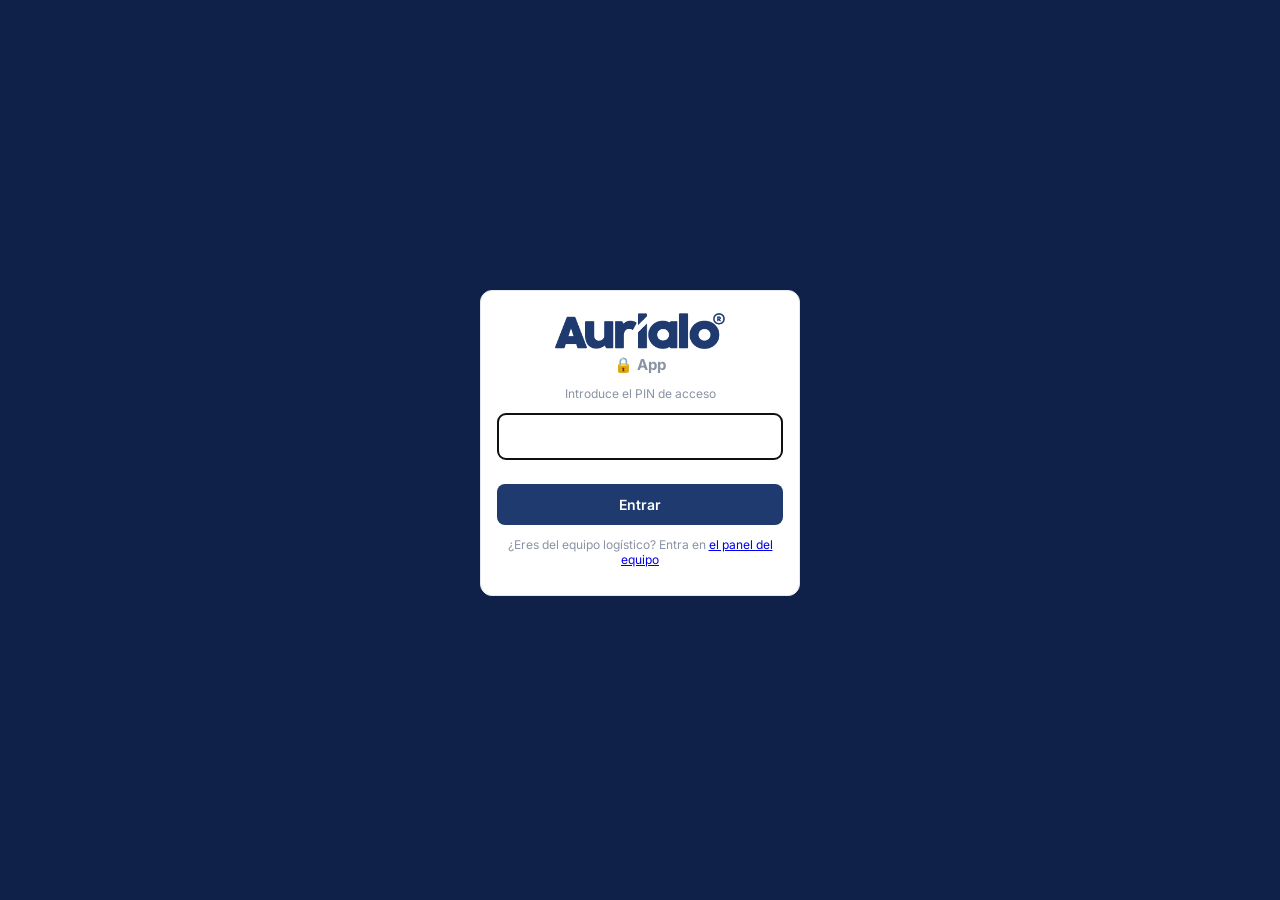
<file: index.html>
<!DOCTYPE html>
<html lang="es">
<head>
<meta charset="UTF-8">
<meta name="viewport" content="width=device-width, initial-scale=1, viewport-fit=cover">
<meta name="theme-color" content="#0f2148">
<meta name="apple-mobile-web-app-capable" content="yes">
<meta name="mobile-web-app-capable" content="yes">
<meta name="apple-mobile-web-app-status-bar-style" content="black-translucent">
<meta name="apple-mobile-web-app-title" content="Aurialo App">
<link rel="manifest" href="manifest.webmanifest">
<link rel="icon" type="image/png" href="icons/crm-192.png">
<link rel="apple-touch-icon" href="icons/crm-180.png">
<title>Aurialo App</title>
<link rel="preconnect" href="https://fonts.googleapis.com">
<link href="https://fonts.googleapis.com/css2?family=Inter:wght@400;500;600;700&display=swap" rel="stylesheet">
<link rel="stylesheet" href="styles.css?v=20261128d">
<script src="config.js?v=20261128d"></script>
</head>
<body>
<div class="app">
  <aside class="sidebar">
    <div class="brand"><img src="icons/logo-blanco.png" alt="Aurialo" class="logo"><b>App</b></div>
    <nav id="nav">
      <button data-view="panel" class="active">📊 Panel</button>
      <button data-view="meta">📈 Meta Ads</button>
      <button data-view="creativo">🎬 Director creativo</button>
      <button data-view="logistica">📦 Equipo logístico</button>
      <button data-view="competencia">🔎 Competencia</button>
      <button data-view="ajustes">⚙️ Ajustes</button>
    </nav>
    <div class="me">
      <label>Estás como</label>
      <select id="yo"></select>
      <div id="sync" class="sync">Conectando…</div>
    </div>
  </aside>
  <main>
    <div id="banner" class="banner"></div>
    <section id="view"></section>
  </main>
</div>

<div id="modal" class="modal hidden">
  <div class="modal-box">
    <div class="modal-head"><h3 id="modal-title"></h3><button class="x" id="modal-close">✕</button></div>
    <div id="modal-body"></div>
  </div>
</div>
<div id="toast" class="toast"></div>

<script src="app.js?v=20261128d"></script>
</body>
</html>
</file>
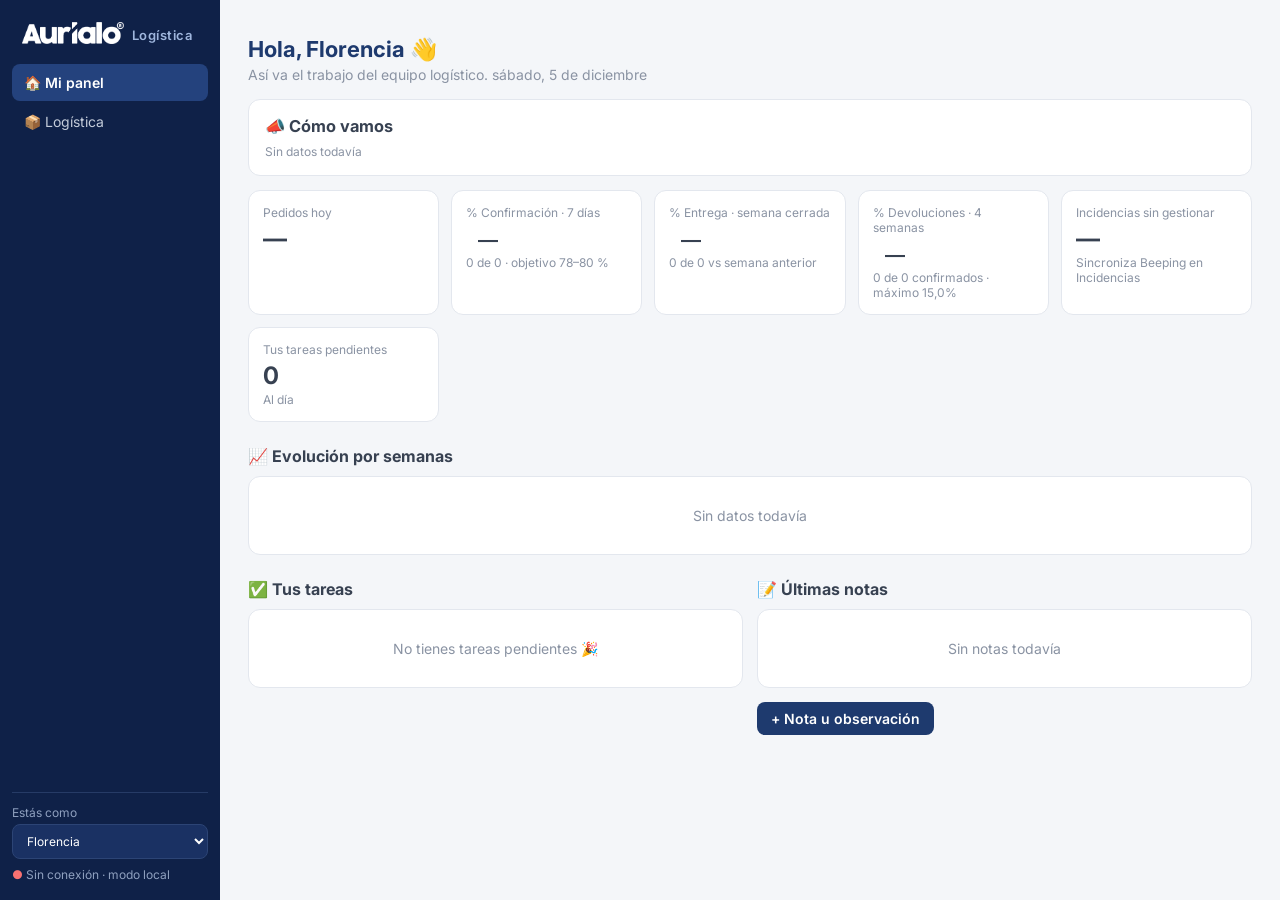
<file: equipo.html>
<!DOCTYPE html>
<html lang="es">
<head>
<meta charset="UTF-8">
<meta name="viewport" content="width=device-width, initial-scale=1, viewport-fit=cover">
<meta name="theme-color" content="#0f2148">
<meta name="apple-mobile-web-app-capable" content="yes">
<meta name="mobile-web-app-capable" content="yes">
<meta name="apple-mobile-web-app-status-bar-style" content="black-translucent">
<meta name="apple-mobile-web-app-title" content="Aurialo Equipo">
<link rel="manifest" href="equipo.webmanifest">
<link rel="icon" type="image/png" href="icons/eq-192.png">
<link rel="apple-touch-icon" href="icons/eq-180.png">
<title>Aurialo · Equipo logístico</title>
<link rel="preconnect" href="https://fonts.googleapis.com">
<link href="https://fonts.googleapis.com/css2?family=Inter:wght@400;500;600;700&display=swap" rel="stylesheet">
<link rel="stylesheet" href="styles.css?v=20261128d">
<script>window.CRM_MODO = "equipo";</script>
<script src="config.js?v=20261128d"></script>
</head>
<body>
<div class="app">
  <aside class="sidebar">
    <div class="brand"><img src="icons/logo-blanco.png" alt="Aurialo" class="logo"><b>App</b></div>
    <nav id="nav">
      <button data-view="panel" class="active">📊 Panel</button>
      <button data-view="meta">📈 Meta Ads</button>
      <button data-view="creativo">🎬 Director creativo</button>
      <button data-view="logistica">📦 Equipo logístico</button>
      <button data-view="competencia">🔎 Competencia</button>
      <button data-view="ajustes">⚙️ Ajustes</button>
    </nav>
    <div class="me">
      <label>Estás como</label>
      <select id="yo"></select>
      <div id="sync" class="sync">Conectando…</div>
    </div>
  </aside>
  <main>
    <div id="banner" class="banner"></div>
    <section id="view"></section>
  </main>
</div>

<div id="modal" class="modal hidden">
  <div class="modal-box">
    <div class="modal-head"><h3 id="modal-title"></h3><button class="x" id="modal-close">✕</button></div>
    <div id="modal-body"></div>
  </div>
</div>
<div id="toast" class="toast"></div>

<script src="app.js?v=20261128d"></script>
</body>
</html>
</file>
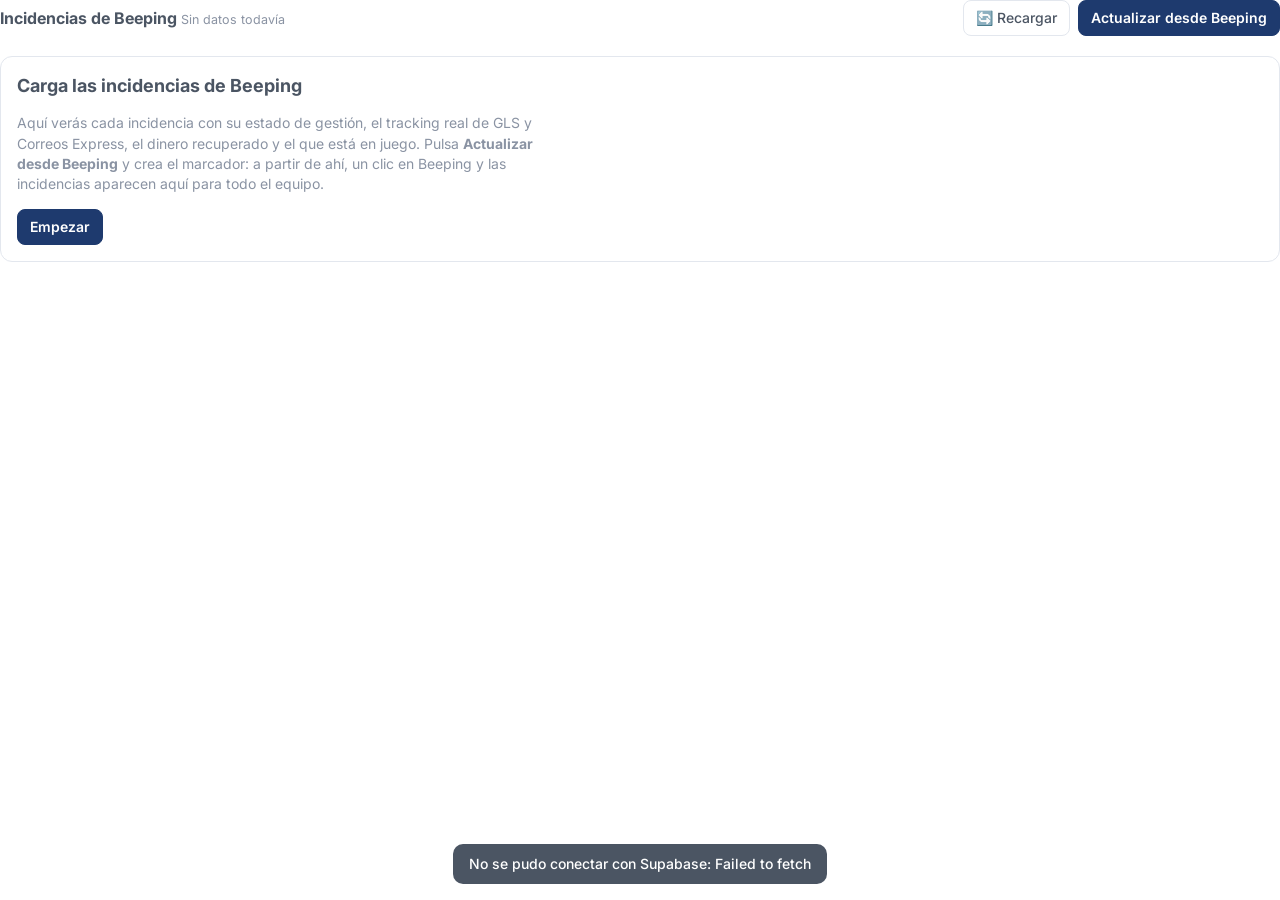
<file: incidencias.html>
<!DOCTYPE html>
<html lang="es" data-theme="light">
<head>
<meta charset="UTF-8">
<meta name="viewport" content="width=device-width, initial-scale=1">
<title>Incidencias Beeping · Aurialo CRM</title>
<link href="https://fonts.googleapis.com/css2?family=Inter:wght@400;500;600;700&display=swap" rel="stylesheet">
<script src="config.js?v=20261128d"></script>
<style>
/* Panel de incidencias de Beeping (portado del artifact "Incidencias Beeping · Aurialo").
   Datos compartidos en Supabase: beeping:inc:raw (lo que envía el marcador) y beeping:inc:data (datos + registro de cambios). */
:root{--bg:#f4f6f9;--surface:#fff;--sunk:#eceff4;--line:#e3e7ee;--fg:#4b5563;--muted:#8a93a3;--accent:#1e3a6e;--accent-soft:#e6ecf6;
--ok:#14915a;--ok-soft:#e3f6ec;--warn:#b7791f;--warn-soft:#fdf3e1;--bad:#c2414b;--bad-soft:#fde8ea;--idle:#77858d;--idle-soft:#e6eaec;--new:#6b3fb5;--new-soft:#ebe2f8}
*{box-sizing:border-box}
body{margin:0;background:transparent;color:var(--fg);font:14px/1.45 Inter,system-ui,sans-serif}
.num{font-variant-numeric:tabular-nums}.mono{font-family:ui-monospace,monospace;font-size:12.5px}
h2,h3{margin:0}h2{font-size:15px}
.eyebrow{font-size:11px;text-transform:uppercase;letter-spacing:.08em;color:var(--muted);font-weight:600}
button,.btn{font:inherit;cursor:pointer;border:1px solid var(--line);background:var(--surface);color:var(--fg);border-radius:8px;padding:7px 12px;font-weight:500}
button:hover{border-color:var(--accent)}
.primary{background:var(--accent);border-color:var(--accent);color:#fff;font-weight:600}
a{color:var(--accent)}
.topbar{display:flex;flex-wrap:wrap;align-items:center;gap:10px;justify-content:space-between}
.sync{color:var(--muted);font-size:12.5px}
.dot{display:inline-block;width:8px;height:8px;border-radius:50%;background:var(--ok);margin-right:6px}.dot.stale{background:var(--warn)}
section{margin-top:20px}
.sec-head{display:flex;align-items:baseline;justify-content:space-between;gap:12px;margin-bottom:10px;flex-wrap:wrap}
.panel{background:var(--surface);border:1px solid var(--line);border-radius:12px;padding:16px;min-width:0}
.alerts{display:grid;grid-template-columns:repeat(auto-fit,minmax(220px,1fr));gap:10px}
.alert{display:flex;gap:12px;align-items:flex-start;padding:12px 14px;border-radius:12px;border:1px solid var(--line);background:var(--surface);text-align:left;width:100%}
.alert b{font-size:26px;line-height:1}
.alert.bad{background:var(--bad-soft);border-color:transparent}.alert.bad b{color:var(--bad)}
.alert.warn{background:var(--warn-soft);border-color:transparent}.alert.warn b{color:var(--warn)}
.alert.new{background:var(--new-soft);border-color:transparent}.alert.new b{color:var(--new)}
.alert.okk{background:var(--ok-soft);border-color:transparent}.alert.okk b{color:var(--ok)}
.alert span{font-size:13px}.alert small{display:block;color:var(--muted);font-size:12px;margin-top:2px}
.funnel{display:grid;grid-template-columns:1.1fr 1fr 2.4fr;gap:10px}
.kcol{display:grid;gap:10px;align-content:start;min-width:0}
.kpi{background:var(--surface);border:1px solid var(--line);border-radius:12px;padding:14px 16px;min-width:0}
.kpi .v{font-size:30px;font-weight:700;line-height:1.05;margin-top:4px}
.kpi .s{color:var(--muted);font-size:12.5px;margin-top:2px}
.kpi.stripe{border-left:4px solid var(--c,var(--line))}
.sub{display:grid;grid-template-columns:repeat(3,1fr);gap:10px}.sub .kpi .v{font-size:26px}
.meter{height:8px;border-radius:4px;background:var(--sunk);overflow:hidden;display:flex;margin-top:10px}.meter i{display:block;height:100%}
.legend{display:flex;flex-wrap:wrap;gap:6px 14px;font-size:12px;color:var(--muted);margin-top:8px}
.legend i{display:inline-block;width:9px;height:9px;border-radius:2px;margin-right:5px}
.money{display:grid;grid-template-columns:repeat(4,1fr);gap:10px;margin-top:10px}.money .kpi .v{font-size:22px}
.grid2{display:grid;grid-template-columns:1.35fr 1fr;gap:10px}.grid2b{display:grid;grid-template-columns:1fr 1fr;gap:10px;margin-top:10px}
.hbar{display:grid;grid-template-columns:minmax(0,1.3fr) minmax(0,1.6fr) 48px;gap:6px 10px;align-items:center;font-size:12.5px}
.hbar .lab{white-space:nowrap;overflow:hidden;text-overflow:ellipsis}
.hbar .track{display:flex;height:16px;border-radius:3px;overflow:hidden;background:var(--sunk)}.hbar .track i{height:100%;display:block}
.hbar .rt{text-align:right;color:var(--muted)}
.chartbox{overflow-x:auto}svg text{fill:var(--muted);font-size:11px}
.tools{display:flex;flex-wrap:wrap;gap:8px;align-items:center;margin-bottom:10px}
.tabs{display:flex;flex-wrap:wrap;gap:4px;background:var(--sunk);padding:3px;border-radius:9px}
.tabs button{border:0;background:transparent;padding:6px 10px;font-size:13px}
.tabs button[aria-pressed="true"]{background:var(--surface);box-shadow:0 1px 2px rgba(0,0,0,.12);font-weight:600}
.tabs .c{color:var(--muted);margin-left:4px;font-size:12px}
input[type=search],select{font:inherit;padding:7px 10px;border:1px solid var(--line);border-radius:8px;background:var(--surface);color:var(--fg)}
input[type=search]{min-width:0;flex:1 1 200px}
.tablebox{overflow-x:auto;border:1px solid var(--line);border-radius:12px;background:var(--surface)}
table{border-collapse:collapse;width:100%;min-width:1060px}
th{background:#f6f8fb;text-align:left;font-size:11px;text-transform:uppercase;letter-spacing:.05em;color:var(--muted);padding:9px 10px;font-weight:600;white-space:nowrap;cursor:pointer}
td{padding:9px 10px;border-top:1px solid var(--line);vertical-align:top;font-size:13px}
tr.row:hover td{background:#f8fafd}tr.row{cursor:pointer}
.muted{color:var(--muted)}
.pill{display:inline-block;padding:2px 8px;border-radius:999px;font-size:11.5px;font-weight:600;white-space:nowrap}
.p-ok{background:var(--ok-soft);color:var(--ok)}.p-warn{background:var(--warn-soft);color:var(--warn)}.p-bad{background:var(--bad-soft);color:var(--bad)}.p-idle{background:var(--idle-soft);color:var(--idle)}.p-new{background:var(--new-soft);color:var(--new)}.p-acc{background:var(--accent-soft);color:var(--accent)}
.sev{width:4px;padding:0!important}.sev.bad{background:var(--bad)}.sev.warn{background:var(--warn)}.sev.ok{background:var(--ok)}.sev.idle{background:var(--idle)}
tr.det td{background:var(--bg);padding:12px 16px 14px 24px}
.hist{display:grid;gap:6px}.hist div{display:grid;grid-template-columns:130px 1fr;gap:10px;font-size:12.5px}
.empty{padding:30px;text-align:center;color:var(--muted)}
.changes{display:grid;gap:4px;max-height:260px;overflow:auto;font-size:13px}
.changes div{display:grid;grid-template-columns:110px 70px 1fr;gap:10px;padding:5px 0;border-bottom:1px solid var(--line)}
.sync-panel{display:grid;grid-template-columns:1fr 1fr;gap:16px}
.steps{margin:0;padding-left:20px;display:grid;gap:6px}
textarea{width:100%;font-family:ui-monospace,monospace;font-size:11px;border:1px solid var(--line);border-radius:8px;background:var(--sunk);color:var(--fg);padding:8px;resize:vertical}
.drop{border:2px dashed var(--line);border-radius:12px;padding:14px;display:grid;gap:8px}.drop.on{border-color:var(--accent);background:var(--accent-soft)}
.toast{position:fixed;bottom:16px;left:50%;transform:translateX(-50%);background:var(--fg);color:#fff;padding:10px 16px;border-radius:10px;font-weight:500;z-index:20}
@media (max-width:980px){.funnel,.grid2,.grid2b,.sync-panel{grid-template-columns:1fr}.money{grid-template-columns:repeat(2,1fr)}}
@media (max-width:520px){.sub{grid-template-columns:1fr}}
</style>
</head>
<body>
<div class="topbar">
  <div><b style="font-size:16px">Incidencias de Beeping</b> <span class="sync" id="syncInfo">Cargando…</span></div>
  <div style="display:flex;gap:8px"><button type="button" id="btnReload">🔄 Recargar</button><button id="btnSync" class="primary" type="button">Actualizar desde Beeping</button></div>
</div>

<section id="syncSec" hidden>
  <div class="panel">
    <div class="sec-head"><h2>Actualizar desde Beeping</h2><button type="button" id="btnCloseSync">Cerrar</button></div>
    <div class="sync-panel">
      <div>
        <p class="eyebrow">Una sola vez: crea el marcador</p>
        <ol class="steps">
          <li>Pulsa <b>Copiar código del marcador</b>.</li>
          <li>En Chrome: clic derecho en la barra de marcadores → <b>Añadir página</b>. Nombre: <i>Incidencias → CRM</i>. En URL pega el código.</li>
          <li>Si ya tenías el marcador antiguo (<i>Sync incidencias</i>), sustitúyelo por este.</li>
        </ol>
        <p class="eyebrow" style="margin-top:14px">Cada vez que quieras actualizar</p>
        <ol class="steps">
          <li>Abre <span class="mono">newapp.gobeeping.com</span> con tu sesión iniciada.</li>
          <li>Pulsa el marcador <i>Incidencias → CRM</i> (tarda unos 30 s). Las incidencias se envían solas al CRM y todo el equipo las ve al momento.</li>
          <li>Si el envío directo fallara, el marcador te deja <b>Copiar datos</b>: pégalos aquí con Ctrl+V / Cmd+V.</li>
        </ol>
        <div style="display:flex;gap:8px;margin-top:12px;flex-wrap:wrap"><button type="button" class="primary" id="btnCopyBm">Copiar código del marcador</button></div>
        <textarea id="bmCode" rows="3" readonly style="margin-top:8px"></textarea>
      </div>
      <div class="drop" id="drop">
        <p class="eyebrow">Pegar datos (solo si el envío directo falla)</p>
        <textarea id="pasteBox" rows="6" placeholder="Pega aquí lo copiado desde Beeping"></textarea>
        <div style="display:flex;gap:8px;flex-wrap:wrap;align-items:center">
          <button type="button" class="primary" id="btnImport">Importar</button>
          <label class="btn" for="fileIn">Cargar archivo .json</label><input id="fileIn" type="file" accept=".json,application/json" hidden>
        </div>
        <p class="muted" style="margin:0;font-size:12px">El marcador lee tu propia sesión de Beeping desde tu navegador. Del cliente solo guarda el nombre y la inicial del apellido.</p>
      </div>
    </div>
  </div>
</section>

<div id="app"></div>
<div class="toast" id="toast" hidden></div>

<script>
/* Marcador: se ejecuta en newapp.gobeeping.com. Sin comentarios de línea y con punto y coma: se pega como una sola línea. */
function marcadorBeeping(SB, K, CRM) {
  const D = document, ov = D.createElement('div');
  ov.style.cssText = 'position:fixed;inset:0;z-index:2147483647;background:rgba(15,33,72,.75);display:flex;align-items:center;justify-content:center;font:14px system-ui';
  const bx = D.createElement('div');
  bx.style.cssText = 'background:#fff;color:#111;padding:20px;border-radius:12px;width:min(560px,92vw)';
  ov.appendChild(bx); D.body.appendChild(ov);
  const say = m => { bx.textContent = m; };
  (async () => {
    try {
      if (!/gobeeping\.com/.test(location.host)) { throw new Error('Abre newapp.gobeeping.com con tu sesión iniciada y vuelve a pulsar el marcador'); }
      const a = JSON.parse(localStorage.getItem('auth-storage'));
      const t = (a.state || a).token;
      const H = { headers: { Authorization: 'Bearer ' + t, Accept: 'application/json' } };
      const g = u => fetch('https://api.gobeeping.com/api/v1/' + u, H).then(r => { if (!r.ok) { throw new Error('HTTP ' + r.status + ' en ' + u); } return r.json(); });
      let L = [], p = 1, lp = 1;
      do { say('Leyendo incidencias, página ' + p + '...'); const j = await g('incidents?per_page=100&page=' + p); L = L.concat(j.data); lp = j.meta.lastPage; p++; } while (p <= lp);
      const det = {}, ord = {};
      const ids = [...new Set(L.map(x => x.order_id))];
      let n = 0; const tot = L.length + ids.length;
      const pool = async (arr, fn) => { for (let i = 0; i < arr.length; i += 8) { await Promise.all(arr.slice(i, i + 8).map(x => fn(x).catch(() => {}))); n += Math.min(8, arr.length - i); say('Leyendo gestiones y tracking: ' + n + ' / ' + tot); } };
      await pool(L, async x => { det[x.id] = await g('incidents/' + x.id); });
      await pool(ids, async id => { ord[id] = await g('orders/' + id); });
      const nm = s => { if (!s) { return ''; } const q = s.trim().split(/\s+/); return q[0] + (q[1] ? ' ' + q[1][0] + '.' : ''); };
      const rows = L.map(x => { const d = det[x.id] || {}, o = ord[x.order_id] || {}, s = o.shipment || {}, sm = s.status_mapped || {};
        return { id: x.id, ref: x.order.ref, cli: nm(x.order.shipping_name), trk: x.order.tracking_number, url: x.order.tracking_url, cou: x.courier && x.courier.name,
          ext: x.courier_incident_kind && x.courier_incident_kind.external_label, tipo: x.incident_type && x.incident_type.label, st: x.status, rep: x.report_date, res: x.resolution_date,
          os: x.order.status && x.order.status.description_code, ship: sm.name || null, lu: s.last_shipment_update || null, tot: o.total, oc: o.order_created_at,
          h: (d.historial || []).map(a => ({ n: a.action_snapshot_name, s: a.execution_status, d: a.created_at, o: a.payload_sent ? (a.payload_sent.observations || a.payload_sent.comentario || '') : '' })) }; });
      const payload = { src: 'beeping-incidencias', v: 1, at: new Date().toISOString(), rows: rows };
      const txt = JSON.stringify(payload);
      say('Enviando ' + rows.length + ' incidencias al CRM...');
      let sent = false, err = '';
      try {
        const r = await fetch(SB, { method: 'POST', headers: { apikey: K, Authorization: 'Bearer ' + K, 'Content-Type': 'application/json', Prefer: 'resolution=merge-duplicates,return=minimal' },
          body: JSON.stringify([{ clave: 'beeping:inc:raw', valor: payload, actualizado: payload.at }]) });
        sent = r.ok; if (!r.ok) { err = 'HTTP ' + r.status; }
      } catch (e) { err = e.message; }
      bx.innerHTML = '';
      const h = D.createElement('b');
      const c = D.createElement('button');
      c.textContent = 'Cerrar'; c.style.cssText = 'padding:10px 16px;margin-left:8px;background:#eee;color:#111;border:0;border-radius:8px;cursor:pointer'; c.onclick = () => ov.remove();
      if (sent) {
        h.textContent = '✅ ' + rows.length + ' incidencias enviadas al CRM.';
        const o = D.createElement('a'); o.href = CRM; o.target = '_blank'; o.textContent = 'Abrir el CRM';
        o.style.cssText = 'display:inline-block;margin-top:14px;padding:10px 16px;background:#1e3a6e;color:#fff;border-radius:8px;font-weight:600;text-decoration:none';
        bx.append(h, D.createElement('br'), o, c);
      } else {
        h.textContent = rows.length + ' incidencias listas, pero no se pudieron enviar al CRM (' + err + '). Copia y pega en el CRM.';
        const ta = D.createElement('textarea'); ta.value = txt; ta.readOnly = true; ta.style.cssText = 'width:100%;height:120px;margin:12px 0;font:11px monospace;box-sizing:border-box';
        const b = D.createElement('button'); b.textContent = 'Copiar datos'; b.style.cssText = 'padding:10px 16px;background:#1e3a6e;color:#fff;border:0;border-radius:8px;font-weight:600;cursor:pointer';
        b.onclick = async () => { ta.select(); try { await navigator.clipboard.writeText(txt); } catch (e) { D.execCommand('copy'); } b.textContent = 'Copiado ✓'; };
        bx.append(h, ta, b, c);
      }
    } catch (e) { say('Error: ' + e.message + ' (clic para cerrar)'); ov.onclick = () => ov.remove(); }
  })();
}

(function(){
const C = window.AURIALO_CONFIG;
const SB = C.supabaseUrl + "/rest/v1/" + C.tabla, K = C.supabaseKey;
const HD = { apikey: K, Authorization: "Bearer " + K, "Content-Type": "application/json" };
const $ = s => document.querySelector(s);
const esc = s => String(s == null ? '' : s).replace(/[&<>"]/g, c => ({ '&': '&amp;', '<': '&lt;', '>': '&gt;', '"': '&quot;' }[c]));
const eur = n => (+n || 0).toLocaleString('es-ES', { style: 'currency', currency: 'EUR', maximumFractionDigits: 0 });
const pct = (a, b) => b ? Math.round(a * 100 / b) + '%' : '—';
const fmtD = s => { if (!s) return '—'; const d = new Date(String(s).replace(' ', 'T')); return isNaN(d) ? s : d.toLocaleDateString('es-ES', { day: '2-digit', month: 'short' }); };
const fmtDT = s => { if (!s) return '—'; const d = new Date(String(s).replace(' ', 'T')); return isNaN(d) ? s : d.toLocaleString('es-ES', { day: '2-digit', month: 'short', hour: '2-digit', minute: '2-digit' }); };
const daysSince = s => s ? Math.max(0, (Date.now() - new Date(String(s).replace(' ', 'T'))) / 864e5) : 0;
const EQM = new URLSearchParams(location.search).get('modo') === 'equipo';   // panel del equipo: sin importes, foco en rendimiento
const LS = { get(k, d) { try { const v = localStorage.getItem(k); return v ? JSON.parse(v) : d; } catch (e) { return d; } }, set(k, v) { try { localStorage.setItem(k, JSON.stringify(v)); } catch (e) {} } };

let DATA = null, CHANGES = [];
let state = { mby: LS.get('bk_mby', 'oc'), tab: LS.get('bk_tab', 'accion'), q: '', cou: '', tipo: '', sort: 'rep', dir: -1, open: {} };

/* ---- Supabase ---- */
async function sbGet() {
  const r = await fetch(SB + "?select=clave,valor&clave=in.(beeping:inc:raw,beeping:inc:data)", { headers: HD });
  if (!r.ok) throw new Error("HTTP " + r.status);
  const out = {}; (await r.json()).forEach(x => { let v = x.valor; if (typeof v === "string") { try { v = JSON.parse(v); } catch (e) {} } out[x.clave] = v; });
  return out;
}
async function sbSave() {
  const now = new Date().toISOString();
  await fetch(SB, { method: "POST", headers: { ...HD, Prefer: "resolution=merge-duplicates,return=minimal" },
    body: JSON.stringify([{ clave: "beeping:inc:data", valor: { data: DATA, changes: CHANGES.slice(0, 300) }, actualizado: now }]) });
}
async function load(silent) {
  try {
    const o = await sbGet();
    const d = o["beeping:inc:data"], raw = o["beeping:inc:raw"];
    if (d && d.data) { const changed = !DATA || DATA.at !== d.data.at; DATA = d.data; CHANGES = d.changes || []; if (changed || !silent) render(); }
    if (raw && raw.rows && (!DATA || raw.at > DATA.at)) { await importText(JSON.stringify(raw), true); }
    else if (!DATA) render();
  } catch (e) { if (!silent) { toast("No se pudo conectar con Supabase: " + e.message); if (!DATA) render(); } }
}

const LOST = ['Devuelto al Remitente', 'Devuelto', 'Destruido', 'Devolución', 'En devolución'];
const RETRY = /concertar|recogida|cambio/i, GIVEUP = /devoluci|destruir/i;
function classify(r) {
  const okActs = r.h.filter(a => a.s === 'ok'), errActs = r.h.filter(a => a.s !== 'ok');
  const gest = okActs.length > 0, last = okActs[okActs.length - 1];
  const decision = !last ? null : (GIVEUP.test(last.n) ? 'abandono' : RETRY.test(last.n) ? 'reintento' : 'otra');
  const ship = r.ship || '';
  let fin = 'curso';
  if (/entregad/i.test(ship)) fin = 'entregado';
  else if (LOST.some(x => ship.indexOf(x) === 0) || /devuel|destru/i.test(ship) || r.os === 'Devuelto') fin = 'perdido';
  let bucket;
  if (!gest) bucket = r.st === 'pending' ? 'sin' : 'cerrada_sin';
  else bucket = fin === 'entregado' ? 'g_entregada' : fin === 'perdido' ? 'g_noresuelta' : 'g_curso';
  return { gest, decision, last, fin, bucket, accion: r.st === 'pending' && !gest && fin === 'curso', zombie: r.st === 'pending' && fin !== 'curso', errs: errActs.length, age: daysSince(r.rep) };
}
const BUCKET = {
  sin: { l: 'Sin gestionar', p: 'p-bad', sev: 'bad' }, cerrada_sin: { l: 'Cerrada sin gestión', p: 'p-idle', sev: 'idle' },
  g_entregada: { l: 'Gestionada · entregada', p: 'p-ok', sev: 'ok' }, g_noresuelta: { l: 'Gestionada · no resuelta', p: 'p-bad', sev: 'bad' },
  g_curso: { l: 'Gestionada · en curso', p: 'p-warn', sev: 'warn' }
};
const shipPill = s => { if (!s) return '<span class="pill p-idle">Sin tracking</span>'; const c = /entregad/i.test(s) ? 'p-ok' : /devuel|destru/i.test(s) ? 'p-bad' : /reparto|tránsito|transito|delegaci|almac/i.test(s) ? 'p-acc' : 'p-warn'; return `<span class="pill ${c}">${esc(s)}</span>`; };

async function importText(txt, auto) {
  let j; try { j = JSON.parse(String(txt).trim()); } catch (e) { toast('No es un JSON válido. Copia de nuevo con el botón «Copiar datos» de Beeping.'); return; }
  if (!j || j.src !== 'beeping-incidencias' || !Array.isArray(j.rows)) { toast('Esos datos no vienen del marcador de Beeping.'); return; }
  if (DATA && DATA.at === j.at) return;
  const prev = DATA ? Object.fromEntries(DATA.rows.map(r => [r.id, { b: classify(r).bucket, ship: r.ship }])) : null;
  const now = j.at || new Date().toISOString(); let nNew = 0, nCh = 0;
  if (prev) j.rows.forEach(r => { const c = classify(r), p = prev[r.id];
    if (!p) { nNew++; CHANGES.unshift({ at: now, ref: r.ref, id: r.id, t: 'Nueva incidencia: ' + (r.tipo || r.ext || '') + ' (' + (r.cou || '') + ')', k: 'new' }); }
    else if (p.b !== c.bucket || p.ship !== r.ship) { nCh++; CHANGES.unshift({ at: now, ref: r.ref, id: r.id, t: (p.b !== c.bucket ? BUCKET[p.b].l + ' → ' + BUCKET[c.bucket].l : '') + (p.ship !== r.ship ? (p.b !== c.bucket ? ' · ' : '') + 'Tracking: ' + (p.ship || '—') + ' → ' + (r.ship || '—') : ''), k: c.fin === 'entregado' ? 'ok' : c.fin === 'perdido' ? 'bad' : 'acc' }); }
  });
  CHANGES = CHANGES.slice(0, 300);
  j.newIds = prev ? j.rows.filter(r => !prev[r.id]).map(r => r.id) : [];
  j.prevAt = DATA ? DATA.at : null;
  DATA = j;
  $('#syncSec').hidden = true; $('#pasteBox').value = '';
  try { await sbSave(); } catch (e) { toast('⚠️ No se pudo guardar en Supabase'); }
  toast(prev ? `Actualizado: ${j.rows.length} incidencias · ${nNew} nuevas · ${nCh} con cambios` : `Cargadas ${j.rows.length} incidencias`);
  render();
}
function toast(m) { const t = $('#toast'); t.textContent = m; t.hidden = false; clearTimeout(toast.t); toast.t = setTimeout(() => t.hidden = true, 4200); }

function render() {
  const app = $('#app');
  if (!DATA) {
    $('#syncInfo').textContent = 'Sin datos todavía';
    if (EQM) { app.innerHTML = `<section><div class="panel"><h2 style="font-size:18px">Aún no hay incidencias cargadas</h2><p class="muted">Cristian las actualiza desde Beeping. En cuanto lo haga, aquí veréis vuestro rendimiento.</p></div></section>`; return; }
    app.innerHTML = `<section><div class="panel"><h2 style="font-size:18px">Carga las incidencias de Beeping</h2><p class="muted" style="max-width:62ch">Aquí verás cada incidencia con su estado de gestión, el tracking real de GLS y Correos Express, el dinero recuperado y el que está en juego. Pulsa <b>Actualizar desde Beeping</b> y crea el marcador: a partir de ahí, un clic en Beeping y las incidencias aparecen aquí para todo el equipo.</p><button class="primary" type="button" id="btnStart">Empezar</button></div></section>`;
    $('#btnStart').onclick = () => { $('#syncSec').hidden = false; };
    return;
  }
  const rows = DATA.rows.map(r => Object.assign({}, r, { c: classify(r) }));
  const newSet = new Set(DATA.newIds || []);
  const stale = daysSince(DATA.at) > 0.5;
  $('#syncInfo').innerHTML = `<span class="dot ${stale ? 'stale' : ''}"></span>Actualizado ${esc(fmtDT(DATA.at))}${stale ? ' · conviene sincronizar' : ''}`;
  const cnt = f => rows.filter(f).length, sum = f => rows.filter(f).reduce((a, r) => a + (+r.tot || 0), 0);
  const T = rows.length, G = cnt(r => r.c.gest), N = T - G;
  const sin = cnt(r => r.c.bucket === 'sin'), cerrSin = cnt(r => r.c.bucket === 'cerrada_sin');
  const gE = cnt(r => r.c.bucket === 'g_entregada'), gNR = cnt(r => r.c.bucket === 'g_noresuelta'), gC = cnt(r => r.c.bucket === 'g_curso');
  const accion = rows.filter(r => r.c.accion), zombies = rows.filter(r => r.c.zombie);
  const retried = rows.filter(r => r.c.decision === 'reintento'), retriedClosed = retried.filter(r => r.c.fin !== 'curso'), retriedOk = retried.filter(r => r.c.fin === 'entregado');
  const errs = cnt(r => r.c.errs > 0 && r.c.fin === 'curso');
  if (render._at !== DATA.at) { render._at = DATA.at; const res = { id: 'inc_resumen', fecha: new Date().toISOString(), datosDe: DATA.at, total: T, sinGestionar: accion.length, masAntigua: accion.length ? Math.floor(Math.max(...accion.map(r => r.c.age))) : 0, zombies: zombies.length, fallidas: errs, nuevas: newSet.size };
    fetch(SB, { method: 'POST', headers: { ...HD, Prefer: 'resolution=merge-duplicates,return=minimal' }, body: JSON.stringify([{ clave: 'crm:sistema:inc_resumen', valor: res, actualizado: res.fecha }]) }).catch(() => {}); }
  const deliveredAll = cnt(r => r.c.fin === 'entregado');
  let html = '';
  html += `<section><div class="sec-head"><h2>Qué requiere atención</h2><span class="muted" style="font-size:12.5px">Pulsa una tarjeta para filtrar la tabla</span></div><div class="alerts">
    <button type="button" class="alert ${accion.length ? 'bad' : 'okk'}" data-go="accion"><b>${accion.length}</b><span>Pendientes sin gestionar<small>${accion.length ? 'Abiertas y sin ninguna acción enviada · la más antigua lleva ' + Math.floor(Math.max(...accion.map(r => r.c.age))) + ' días' : 'Todo gestionado'}</small></span></button>
    <button type="button" class="alert ${newSet.size ? 'new' : ''}" data-go="nuevas"><b>${newSet.size}</b><span>Nuevas desde la última sincronización<small>${DATA.prevAt ? 'Respecto a ' + esc(fmtDT(DATA.prevAt)) : 'Aparecerán a partir de la próxima actualización'}</small></span></button>
    <button type="button" class="alert ${zombies.length ? 'warn' : ''}" data-go="zombie"><b>${zombies.length}</b><span>Abiertas con tracking ya cerrado<small>Siguen pendientes en Beeping pero el envío ya figura como entregado, devuelto o destruido</small></span></button>
    <button type="button" class="alert ${errs ? 'warn' : ''}" data-go="error"><b>${errs}</b><span>Con acciones fallidas<small>La mensajería rechazó alguna acción y el envío sigue en curso</small></span></button>
  </div></section>`;
  html += `<section><div class="sec-head"><h2>Embudo de gestión</h2><span class="muted" style="font-size:12.5px">${T} incidencias · ${cnt(r => r.cou === 'GLS')} GLS · ${cnt(r => r.cou !== 'GLS')} Correos Express</span></div>
  <div class="funnel">
    <div class="kcol">
      <div class="kpi stripe" style="--c:var(--accent)"><div class="eyebrow">Total incidencias</div><div class="v num">${T}</div><div class="s">${cnt(r => r.st === 'pending')} abiertas en Beeping · ${cnt(r => r.st === 'resolved')} cerradas</div></div>
      <div class="kpi stripe" style="--c:var(--bad)"><div class="eyebrow">No gestionadas</div><div class="v num">${N}</div><div class="s"><b style="color:var(--bad)">${sin}</b> abiertas esperando acción · ${cerrSin} cerradas sin acción</div></div>
    </div>
    <div class="kcol">
      <div class="kpi stripe" style="--c:var(--accent)"><div class="eyebrow">Gestionadas</div><div class="v num">${G}</div><div class="s">${pct(G, T)} del total · ${retried.length} reintentos de entrega, ${cnt(r => r.c.decision === 'abandono')} devoluciones o destrucciones</div></div>
      <div class="kpi stripe" style="--c:var(--ok)"><div class="eyebrow">Tasa de rescate</div><div class="v num">${pct(retriedOk.length, retriedClosed.length)}</div><div class="s">${retriedOk.length} entregados de ${retriedClosed.length} reintentos ya cerrados</div></div>
    </div>
    <div class="panel"><div class="eyebrow">Resultado de las gestionadas</div>
      <div class="sub" style="margin-top:10px">
        <div class="kpi stripe" style="--c:var(--ok)"><div class="eyebrow">Resueltas · entregadas</div><div class="v num">${gE}</div><div class="s">${pct(gE, G)} de gestionadas</div></div>
        <div class="kpi stripe" style="--c:var(--bad)"><div class="eyebrow">No resueltas · devueltas</div><div class="v num">${gNR}</div><div class="s">${pct(gNR, G)} · devuelto o destruido</div></div>
        <div class="kpi stripe" style="--c:var(--warn)"><div class="eyebrow">En curso</div><div class="v num">${gC}</div><div class="s">Gestionadas, aún en tránsito</div></div>
      </div>
      <div class="meter"><i style="width:${gE * 100 / Math.max(G, 1)}%;background:var(--ok)"></i><i style="width:${gC * 100 / Math.max(G, 1)}%;background:var(--warn)"></i><i style="width:${gNR * 100 / Math.max(G, 1)}%;background:var(--bad)"></i></div>
      <div class="legend"><span><i style="background:var(--ok)"></i>Entregadas</span><span><i style="background:var(--warn)"></i>En curso</span><span><i style="background:var(--bad)"></i>Devueltas</span></div>
    </div>
  </div>
  ${EQM ? `<div class="money">
    <div class="kpi"><div class="eyebrow">% gestionadas</div><div class="v num">${pct(G, T)}</div><div class="s">${G} de ${T} incidencias</div></div>
    <div class="kpi"><div class="eyebrow">Entregadas tras incidencia</div><div class="v num" style="color:var(--ok)">${deliveredAll}</div><div class="s">Pedidos salvados gracias a la gestión</div></div>
    <div class="kpi"><div class="eyebrow">Devueltas o destruidas</div><div class="v num" style="color:var(--bad)">${cnt(r => r.c.fin === 'perdido')}</div><div class="s">${cnt(r => r.c.fin === 'curso')} todavía en tránsito</div></div>
    <div class="kpi"><div class="eyebrow">Tasa de entrega global</div><div class="v num">${pct(deliveredAll, cnt(r => r.c.fin !== 'curso'))}</div><div class="s">Sobre incidencias con tracking final</div></div>
  </div></section>` : `<div class="money">
    <div class="kpi"><div class="eyebrow">Contrarreembolso cobrado</div><div class="v num" style="color:var(--ok)">${eur(sum(r => r.c.fin === 'entregado'))}</div><div class="s">${deliveredAll} pedidos entregados tras incidencia</div></div>
    <div class="kpi"><div class="eyebrow">En juego</div><div class="v num" style="color:var(--warn)">${eur(sum(r => r.c.fin === 'curso'))}</div><div class="s">${cnt(r => r.c.fin === 'curso')} pedidos todavía en tránsito</div></div>
    <div class="kpi"><div class="eyebrow">Perdido</div><div class="v num" style="color:var(--bad)">${eur(sum(r => r.c.fin === 'perdido'))}</div><div class="s">${cnt(r => r.c.fin === 'perdido')} devueltos o destruidos</div></div>
    <div class="kpi"><div class="eyebrow">Tasa de entrega global</div><div class="v num">${pct(deliveredAll, cnt(r => r.c.fin !== 'curso'))}</div><div class="s">Sobre incidencias con tracking final</div></div>
  </div></section>`}`;
  html += monthly(rows);
  html += `<section><div class="sec-head"><h2>Desglose</h2></div><div class="grid2">
    <div class="panel"><h3 style="font-size:14px;margin-bottom:10px">Entrada semanal de incidencias por resultado</h3><div class="chartbox">${weekly(rows)}</div>
      <div class="legend"><span><i style="background:var(--ok)"></i>Entregadas</span><span><i style="background:var(--warn)"></i>En curso</span><span><i style="background:var(--bad)"></i>Perdidas</span></div></div>
    <div class="panel"><h3 style="font-size:14px;margin-bottom:12px">Por motivo de incidencia</h3>${hbars(group(rows, r => r.tipo || r.ext || 'Otro'))}</div>
  </div><div class="grid2b">
    <div class="panel"><h3 style="font-size:14px;margin-bottom:12px">Por mensajería</h3>${hbars(group(rows, r => r.cou || '—'))}</div>
    <div class="panel"><h3 style="font-size:14px;margin-bottom:12px">Efectividad por acción enviada</h3>${hbars(group(rows.filter(r => r.c.last), r => r.c.last.n))}</div>
  </div><div class="legend" style="margin-top:8px"><span><i style="background:var(--ok)"></i>Entregado</span><span><i style="background:var(--warn)"></i>En curso</span><span><i style="background:var(--bad)"></i>Devuelto / destruido</span><span>% a la derecha = entregados sobre cerrados</span></div></section>`;
  const tabs = [['accion', 'Sin gestionar', accion.length], ['g_curso', 'Gestionadas en curso', gC], ['g_entregada', 'Entregadas', gE], ['g_noresuelta', 'No resueltas', gNR], ['nuevas', 'Nuevas', newSet.size], ['zombie', 'Abiertas con tracking cerrado', zombies.length], ['error', 'Acciones fallidas', errs], ['cerrada_sin', 'Cerradas sin gestión', cerrSin], ['todas', 'Todas', T]];
  const tipos = [...new Set(rows.map(r => r.tipo || r.ext || 'Otro'))].sort();
  html += `<section id="tablaSec"><div class="sec-head"><h2>Incidencias</h2><span class="muted" style="font-size:12.5px">Clic en una fila para ver el historial de gestiones</span></div>
  <div class="tools"><div class="tabs" role="group">${tabs.map(t => `<button type="button" data-tab="${t[0]}" aria-pressed="${state.tab === t[0]}">${t[1]}<span class="c num">${t[2]}</span></button>`).join('')}</div></div>
  <div class="tools"><input type="search" id="q" placeholder="Buscar pedido, cliente o tracking" value="${esc(state.q)}">
    <select id="fCou"><option value="">Todas las mensajerías</option>${[...new Set(rows.map(r => r.cou))].map(c => `<option ${state.cou === c ? 'selected' : ''}>${esc(c)}</option>`).join('')}</select>
    <select id="fTipo"><option value="">Todos los motivos</option>${tipos.map(c => `<option ${state.tipo === c ? 'selected' : ''}>${esc(c)}</option>`).join('')}</select></div>
  <div class="tablebox" id="tbl"></div></section>`;
  html += `<section><div class="sec-head"><h2>Registro de cambios</h2><span class="muted" style="font-size:12.5px">Nuevas incidencias y cambios de estado detectados en cada sincronización</span></div><div class="panel">${CHANGES.length ? `<div class="changes">${CHANGES.slice(0, 150).map(c => `<div><span class="muted num">${esc(fmtDT(c.at))}</span><b class="mono">${esc(c.ref)}</b><span><span class="pill ${c.k === 'new' ? 'p-new' : c.k === 'ok' ? 'p-ok' : c.k === 'bad' ? 'p-bad' : 'p-acc'}">${c.k === 'new' ? 'Nueva' : c.k === 'ok' ? 'Entregada' : c.k === 'bad' ? 'Perdida' : 'Cambio'}</span> ${esc(c.t)}</span></div>`).join('')}</div>` : '<p class="muted" style="margin:0">Aún no hay cambios. A partir de la próxima sincronización verás aquí qué incidencias entran nuevas y cuáles pasan a entregadas o devueltas.</p>'}</div></section>`;
  app.innerHTML = html;
  app.querySelectorAll('[data-go]').forEach(b => b.onclick = () => { state.tab = b.dataset.go; LS.set('bk_tab', state.tab); render(); $('#tablaSec').scrollIntoView({ behavior: 'smooth' }); });
  app.querySelectorAll('[data-mby]').forEach(b => b.onclick = () => { state.mby = b.dataset.mby; LS.set('bk_mby', state.mby); render(); });
  app.querySelectorAll('[data-tab]').forEach(b => b.onclick = () => { state.tab = b.dataset.tab; LS.set('bk_tab', state.tab); render(); });
  $('#q').oninput = e => { state.q = e.target.value; table(rows, newSet); };
  $('#fCou').onchange = e => { state.cou = e.target.value; table(rows, newSet); };
  $('#fTipo').onchange = e => { state.tipo = e.target.value; table(rows, newSet); };
  table(rows, newSet);
}
function group(rows, key) { const m = {}; rows.forEach(r => { const k = key(r); m[k] = m[k] || { ok: 0, cur: 0, bad: 0 }; m[k][r.c.fin === 'entregado' ? 'ok' : r.c.fin === 'perdido' ? 'bad' : 'cur']++; }); return Object.entries(m).sort((a, b) => (b[1].ok + b[1].cur + b[1].bad) - (a[1].ok + a[1].cur + a[1].bad)); }
function hbars(g) { if (!g.length) return '<p class="muted">Sin datos</p>'; const max = Math.max(1, ...g.map(([k, v]) => v.ok + v.cur + v.bad)); return `<div class="hbar">${g.map(([k, v]) => { const t = v.ok + v.cur + v.bad; return `<span class="lab" title="${esc(k)}">${esc(k)} <span class="muted num">${t}</span></span><span class="track" style="width:${Math.max(4, t * 100 / max)}%" title="${v.ok} entregados · ${v.cur} en curso · ${v.bad} perdidos"><i style="flex:${v.ok};background:var(--ok)"></i><i style="flex:${v.cur};background:var(--warn)"></i><i style="flex:${v.bad};background:var(--bad)"></i></span><span class="rt num">${pct(v.ok, v.ok + v.bad)}</span>`; }).join('')}</div>`; }
function monthly(rows) {
  const MES = ['enero', 'febrero', 'marzo', 'abril', 'mayo', 'junio', 'julio', 'agosto', 'septiembre', 'octubre', 'noviembre', 'diciembre'];
  const mk = d => { const x = new Date(d); return x.getFullYear() + '-' + String(x.getMonth() + 1).padStart(2, '0'); };
  const lab = k => { const [y, m] = k.split('-'); return MES[+m - 1] + ' ' + y; };
  const now = new Date(), cur = mk(now);
  const byOc = state.mby === 'oc', dt = r => byOc ? (r.oc || r.rep) : r.rep;
  const blank = () => ({ t: 0, g: 0, n: 0, ok: 0, bad: 0, cur: 0, ret: 0, retOk: 0, retCl: 0, eOk: 0, eBad: 0, eCur: 0, sinAbiertas: 0 });
  const M = {}; rows.forEach(r => { if (!dt(r)) return; const k = mk(String(dt(r)).replace(' ', 'T')); const o = M[k] = M[k] || blank();
    o.t++; r.c.gest ? o.g++ : o.n++; if (r.c.bucket === 'sin') o.sinAbiertas++;
    const f = r.c.fin === 'entregado' ? 'ok' : r.c.fin === 'perdido' ? 'bad' : 'cur'; o[f]++; o['e' + f[0].toUpperCase() + f.slice(1)] += (+r.tot || 0);
    if (r.c.decision === 'reintento') { o.ret++; if (r.c.fin !== 'curso') o.retCl++; if (r.c.fin === 'entregado') o.retOk++; } });
  const ks = Object.keys(M).sort(); if (!ks.length) return '';
  const days = k => { const [y, m] = k.split('-').map(Number); return k === cur ? now.getDate() : new Date(y, m, 0).getDate(); };
  const rate = o => o.ok + o.bad ? o.ok / (o.ok + o.bad) : null;
  const c = M[cur] || blank();
  const pk = ks.filter(k => k < cur).pop(), p = pk ? M[pk] : null;
  const delta = (a, b, inv, fmt) => { if (b == null || a == null) return '<span class="muted">sin mes anterior</span>'; const d = a - b; if (Math.abs(d) < 1e-9) return '<span class="muted">igual que ' + esc(lab(pk).split(' ')[0]) + '</span>'; const good = inv ? d < 0 : d > 0; return `<span style="color:var(${good ? '--ok' : '--bad'});font-weight:600">${d > 0 ? '▲' : '▼'} ${fmt(Math.abs(d))}</span> <span class="muted">vs ${esc(lab(pk).split(' ')[0])}</span>`; };
  const pp = v => Math.round(v * 100) + ' pts', n1 = v => v.toLocaleString('es-ES', { maximumFractionDigits: 1 });
  const paceC = c.t / days(cur), paceP = p ? p.t / days(pk) : null;
  const rc = rate(c), rp = p ? rate(p) : null, gc = c.t ? c.g / c.t : null, gp = p && p.t ? p.g / p.t : null;
  const resc = o => o.retCl ? o.retOk / o.retCl : null;
  const mejor = ks.filter(k => k < cur && rate(M[k]) != null).sort((a, b) => rate(M[b]) - rate(M[a]))[0];
  const fbl = [];
  if (EQM) {
    const cmp = (a, b, txt, inv) => { if (a == null) return; if (b == null) { fbl.push(['acc', `${txt}: <b>${Math.round(a * 100)} %</b> este mes.`]); return; } const d = a - b, good = inv ? d < 0 : d > 0;
      fbl.push([Math.abs(d) < .01 ? 'acc' : good ? 'ok' : 'bad', `${txt}: <b>${Math.round(a * 100)} %</b> este mes frente a ${Math.round(b * 100)} % en ${esc(lab(pk).split(' ')[0])}${Math.abs(d) < .01 ? ' (igual)' : good ? ` <b>▲ ${Math.round(Math.abs(d) * 100)} pts</b>, ¡bien!` : ` <b>▼ ${Math.round(Math.abs(d) * 100)} pts</b>`}.`]); };
    cmp(gc, gp, '% de incidencias gestionadas');
    cmp(rc, rp, 'Tasa de entrega de las incidencias');
    cmp(resc(c), p ? resc(p) : null, 'Tasa de rescate de los reintentos');
    fbl.push(c.sinAbiertas ? ['bad', `Quedan <b>${c.sinAbiertas}</b> incidencias de este mes abiertas sin ninguna acción: gestionadlas hoy.`] : ['ok', 'Ninguna incidencia de este mes está sin gestionar. ¡Perfecto!']);
    if (mejor) fbl.push(['acc', `Vuestro mejor mes en entrega fue ${esc(lab(mejor))} con un ${Math.round(rate(M[mejor]) * 100)} %. Esa es la referencia a superar.`]);
  }
  if (EQM) return `<section><div class="sec-head"><h2>Mes a mes</h2><div style="display:flex;gap:10px;align-items:center;flex-wrap:wrap"><span class="muted" style="font-size:12.5px">${esc(lab(cur))} va por el día ${now.getDate()} · agrupar por</span><div class="tabs" role="group"><button type="button" data-mby="rep" aria-pressed="${!byOc}">Fecha de la incidencia</button><button type="button" data-mby="oc" aria-pressed="${byOc}">Fecha del pedido</button></div></div></div>
  <div class="panel" style="margin-bottom:10px"><div class="eyebrow" style="margin-bottom:6px">Cómo vais este mes</div>${fbl.map(([k, t]) => `<div style="display:flex;gap:8px;align-items:flex-start;margin:6px 0"><span class="pill p-${k}" style="min-width:10px">&nbsp;</span><span>${t}</span></div>`).join('')}</div>
  <div class="money" style="margin-top:0">
    <div class="kpi"><div class="eyebrow">% gestionadas · ${esc(lab(cur).split(' ')[0])}</div><div class="v num">${gc == null ? '—' : Math.round(gc * 100) + '%'}</div><div class="s">${delta(gc, gp, false, pp)}</div></div>
    <div class="kpi"><div class="eyebrow">Tasa de entrega · ${esc(lab(cur).split(' ')[0])}</div><div class="v num">${rc == null ? '—' : Math.round(rc * 100) + '%'}</div><div class="s">${delta(rc, rp, false, pp)}</div></div>
    <div class="kpi"><div class="eyebrow">Rescate de reintentos</div><div class="v num">${resc(c) == null ? '—' : Math.round(resc(c) * 100) + '%'}</div><div class="s">${delta(resc(c), p ? resc(p) : null, false, pp)}</div></div>
    <div class="kpi"><div class="eyebrow">Sin gestionar</div><div class="v num" style="color:var(${c.sinAbiertas ? '--bad' : '--ok'})">${c.sinAbiertas}</div><div class="s">Abiertas sin acción este mes</div></div>
  </div>
  <div class="grid2" style="margin-top:10px"><div class="panel"><h3 style="font-size:14px;margin-bottom:10px">Resultado por mes</h3><div class="chartbox">${monthChart(ks.slice(-12), M, lab)}</div><div class="legend"><span><i style="background:var(--ok)"></i>Entregadas</span><span><i style="background:var(--warn)"></i>En curso</span><span><i style="background:var(--bad)"></i>Perdidas</span><span>Línea = tasa de entrega</span></div></div>
  <div class="panel"><h3 style="font-size:14px;margin-bottom:10px">Tasa de entrega por mes</h3>${ks.slice(-12).map(k => { const r = rate(M[k]); return `<div style="display:grid;grid-template-columns:110px 1fr 44px;gap:10px;align-items:center;font-size:12.5px;margin-bottom:6px"><span>${esc(lab(k))}${k === mejor ? ' ⭐' : ''}</span><span style="display:block;height:12px;background:var(--sunk);border-radius:3px;overflow:hidden"><i style="display:block;height:100%;width:${r == null ? 0 : r * 100}%;background:var(--ok)"></i></span><span class="num" style="text-align:right">${r == null ? '—' : Math.round(r * 100) + '%'}</span></div>`; }).join('')}</div></div>
  <div class="tablebox" style="margin-top:10px"><table style="min-width:760px"><thead><tr><th>Mes</th><th>Incidencias</th><th>% gestionadas</th><th>Sin gestionar</th><th>Entregadas</th><th>Devueltas</th><th>En curso</th><th>Tasa entrega</th><th>Rescate reintentos</th></tr></thead><tbody>${ks.slice().reverse().map(k => { const o = M[k], r = rate(o); return `<tr${k === cur ? ' style="background:var(--accent-soft)"' : ''}><td><b>${esc(lab(k))}</b>${k === cur ? ' <span class="pill p-acc">en curso</span>' : ''}${k === mejor ? ' ⭐' : ''}</td><td class="num">${o.t}</td><td class="num">${pct(o.g, o.t)}</td><td class="num" style="${o.sinAbiertas ? 'color:var(--bad);font-weight:600' : ''}">${o.n}</td><td class="num" style="color:var(--ok)">${o.ok}</td><td class="num" style="color:var(--bad)">${o.bad}</td><td class="num">${o.cur}</td><td class="num"><b>${r == null ? '—' : Math.round(r * 100) + '%'}</b></td><td class="num">${pct(o.retOk, o.retCl)}</td></tr>`; }).join('')}</tbody></table></div></section>`;
  return `<section><div class="sec-head"><h2>Mes a mes</h2><div style="display:flex;gap:10px;align-items:center;flex-wrap:wrap"><span class="muted" style="font-size:12.5px">${esc(lab(cur))} va por el día ${now.getDate()} · agrupar por</span><div class="tabs" role="group"><button type="button" data-mby="rep" aria-pressed="${!byOc}">Fecha de la incidencia</button><button type="button" data-mby="oc" aria-pressed="${byOc}">Fecha del pedido</button></div></div></div>
  <div class="money" style="margin-top:0">
    <div class="kpi"><div class="eyebrow">Incidencias en ${esc(lab(cur).split(' ')[0])}</div><div class="v num">${c.t}</div><div class="s">${n1(paceC)} al día · ${delta(paceC, paceP, true, v => n1(v) + '/día')}</div></div>
    <div class="kpi"><div class="eyebrow">% gestionadas</div><div class="v num">${gc == null ? '—' : Math.round(gc * 100) + '%'}</div><div class="s">${c.sinAbiertas} abiertas sin acción · ${delta(gc, gp, false, pp)}</div></div>
    <div class="kpi"><div class="eyebrow">Tasa de entrega</div><div class="v num">${rc == null ? '—' : Math.round(rc * 100) + '%'}</div><div class="s">${c.ok} entregadas de ${c.ok + c.bad} cerradas · ${delta(rc, rp, false, pp)}</div></div>
    <div class="kpi"><div class="eyebrow">Perdido en ${esc(lab(cur).split(' ')[0])}</div><div class="v num" style="color:var(--bad)">${eur(c.eBad)}</div><div class="s">${eur(c.eCur)} aún en juego · ${delta(c.eBad, p ? p.eBad : null, true, v => eur(v))}</div></div>
  </div>
  <div class="grid2" style="margin-top:10px"><div class="panel"><h3 style="font-size:14px;margin-bottom:10px">Resultado por mes</h3><div class="chartbox">${monthChart(ks.slice(-12), M, lab)}</div><div class="legend"><span><i style="background:var(--ok)"></i>Entregadas</span><span><i style="background:var(--warn)"></i>En curso</span><span><i style="background:var(--bad)"></i>Perdidas</span><span>Línea = tasa de entrega</span></div></div>
  <div class="panel"><h3 style="font-size:14px;margin-bottom:10px">Tasa de entrega por mes</h3>${ks.slice(-12).map(k => { const r = rate(M[k]); return `<div style="display:grid;grid-template-columns:110px 1fr 44px;gap:10px;align-items:center;font-size:12.5px;margin-bottom:6px"><span>${esc(lab(k))}</span><span style="display:block;height:12px;background:var(--sunk);border-radius:3px;overflow:hidden"><i style="display:block;height:100%;width:${r == null ? 0 : r * 100}%;background:var(--ok)"></i></span><span class="num" style="text-align:right">${r == null ? '—' : Math.round(r * 100) + '%'}</span></div>`; }).join('')}</div></div>
  <div class="tablebox" style="margin-top:10px"><table style="min-width:900px"><thead><tr><th>Mes</th><th>Incidencias</th><th>Al día</th><th>Gestionadas</th><th>No gestionadas</th><th>Entregadas</th><th>Devueltas</th><th>En curso</th><th>Tasa entrega</th><th>Rescate reintentos</th><th>Cobrado</th><th>Perdido</th></tr></thead><tbody>${ks.slice().reverse().map(k => { const o = M[k], r = rate(o); return `<tr${k === cur ? ' style="background:var(--accent-soft)"' : ''}><td><b>${esc(lab(k))}</b>${k === cur ? ' <span class="pill p-acc">en curso</span>' : ''}</td><td class="num">${o.t}</td><td class="num">${n1(o.t / days(k))}</td><td class="num">${o.g} <span class="muted">${pct(o.g, o.t)}</span></td><td class="num" style="${o.sinAbiertas ? 'color:var(--bad);font-weight:600' : ''}">${o.n}</td><td class="num" style="color:var(--ok)">${o.ok}</td><td class="num" style="color:var(--bad)">${o.bad}</td><td class="num">${o.cur}</td><td class="num"><b>${r == null ? '—' : Math.round(r * 100) + '%'}</b></td><td class="num">${pct(o.retOk, o.retCl)} <span class="muted">${o.retOk}/${o.retCl}</span></td><td class="num">${eur(o.eOk)}</td><td class="num">${eur(o.eBad)}</td></tr>`; }).join('')}</tbody></table></div></section>`;
}
function monthChart(ks, M, lab) {
  const max = Math.max(...ks.map(k => M[k].t)); const step = max > 80 ? 20 : max > 40 ? 10 : 5; const top = Math.max(step, Math.ceil(max / step) * step);
  const W = Math.max(480, ks.length * 70 + 70), H = 230, pl = 34, pr = 36, pb = 26, pt = 14, cw = (W - pl - pr) / ks.length, bw = Math.min(40, cw * .6), y = v => pt + (H - pt - pb) * (1 - v / top), yr = v => pt + (H - pt - pb) * (1 - v);
  let s = `<svg viewBox="0 0 ${W} ${H}" width="100%" style="min-width:${Math.min(W, 480)}px;display:block" role="img" aria-label="Incidencias por mes">`;
  for (let v = 0; v <= top; v += step) s += `<line x1="${pl}" x2="${W - pr}" y1="${y(v)}" y2="${y(v)}" stroke="var(--line)"/><text x="${pl - 6}" y="${y(v) + 4}" text-anchor="end">${v}</text>`;
  [0, .5, 1].forEach(v => s += `<text x="${W - pr + 6}" y="${yr(v) + 4}">${v * 100}%</text>`);
  const pts = [];
  ks.forEach((k, i) => { const o = M[k], x = pl + i * cw + (cw - bw) / 2; let acc = 0; [['ok', 'var(--ok)'], ['cur', 'var(--warn)'], ['bad', 'var(--bad)']].forEach(([f, col]) => { if (!o[f]) return; const y1 = y(acc + o[f]), y0 = y(acc); s += `<rect x="${x}" y="${y1}" width="${bw}" height="${y0 - y1}" fill="${col}"><title>${lab(k)}: ${o[f]}</title></rect>`; acc += o[f]; });
    s += `<text x="${x + bw / 2}" y="${y(acc) - 4}" text-anchor="middle" style="fill:var(--fg)">${acc}</text><text x="${x + bw / 2}" y="${H - 8}" text-anchor="middle">${lab(k).slice(0, 3)} ${k.slice(2, 4)}</text>`;
    if (o.ok + o.bad) pts.push([x + bw / 2, yr(o.ok / (o.ok + o.bad))]); });
  if (pts.length > 1) s += `<polyline points="${pts.map(p => p.join(',')).join(' ')}" fill="none" stroke="var(--accent)" stroke-width="2"/>`;
  pts.forEach(p => s += `<circle cx="${p[0]}" cy="${p[1]}" r="3.5" fill="var(--accent)" stroke="#fff" stroke-width="1.5"/>`);
  return s + '</svg>';
}
function weekly(rows) {
  const wk = d => { const x = new Date(String(d).replace(' ', 'T')); const day = (x.getUTCDay() + 6) % 7; x.setUTCDate(x.getUTCDate() - day); return x.toISOString().slice(0, 10); };
  const m = {}; rows.forEach(r => { if (!r.rep) return; const k = wk(r.rep); m[k] = m[k] || { ok: 0, cur: 0, bad: 0 }; m[k][r.c.fin === 'entregado' ? 'ok' : r.c.fin === 'perdido' ? 'bad' : 'cur']++; });
  const ks = Object.keys(m).sort().slice(-16); if (!ks.length) return '<p class="muted">Sin fechas</p>';
  const max = Math.max(...ks.map(k => m[k].ok + m[k].cur + m[k].bad)); const step = max > 40 ? 20 : max > 20 ? 10 : 5; const top = Math.max(step, Math.ceil(max / step) * step);
  const W = Math.max(520, ks.length * 38 + 50), H = 220, pl = 34, pb = 26, pt = 10, cw = (W - pl - 8) / ks.length, bw = Math.min(26, cw * .66), y = v => pt + (H - pt - pb) * (1 - v / top);
  let s = `<svg viewBox="0 0 ${W} ${H}" width="100%" style="min-width:${Math.min(W, 520)}px;display:block" role="img" aria-label="Incidencias por semana">`;
  for (let v = 0; v <= top; v += step) s += `<line x1="${pl}" x2="${W - 8}" y1="${y(v)}" y2="${y(v)}" stroke="var(--line)"/><text x="${pl - 6}" y="${y(v) + 4}" text-anchor="end">${v}</text>`;
  ks.forEach((k, i) => { const v = m[k], x = pl + i * cw + (cw - bw) / 2; let acc = 0; [['ok', 'var(--ok)'], ['cur', 'var(--warn)'], ['bad', 'var(--bad)']].forEach(([f, col]) => { if (!v[f]) return; const y1 = y(acc + v[f]), y0 = y(acc); s += `<rect x="${x}" y="${y1}" width="${bw}" height="${y0 - y1}" fill="${col}"><title>Semana del ${fmtD(k)}: ${v[f]}</title></rect>`; acc += v[f]; });
    s += `<text x="${x + bw / 2}" y="${y(acc) - 4}" text-anchor="middle" style="fill:var(--fg)">${acc}</text>`;
    if (ks.length <= 10 || i % 2 === 0) s += `<text x="${x + bw / 2}" y="${H - 8}" text-anchor="middle">${fmtD(k)}</text>`; });
  return s + '</svg>';
}
function table(rows, newSet) {
  const t = state.tab, q = state.q.trim().toLowerCase();
  let list = rows.filter(r => t === 'todas' ? true : t === 'accion' ? r.c.accion : t === 'nuevas' ? newSet.has(r.id) : t === 'zombie' ? r.c.zombie : t === 'error' ? (r.c.errs > 0 && r.c.fin === 'curso') : r.c.bucket === t);
  if (state.cou) list = list.filter(r => r.cou === state.cou);
  if (state.tipo) list = list.filter(r => (r.tipo || r.ext || 'Otro') === state.tipo);
  if (q) list = list.filter(r => [r.ref, r.cli, r.trk].join(' ').toLowerCase().includes(q));
  const sk = { rep: r => r.rep || '', ref: r => +String(r.ref).replace(/\D/g, ''), tot: r => +r.tot || 0, age: r => r.c.age, lu: r => r.lu || '' }[state.sort] || (r => r.rep);
  list.sort((a, b) => (sk(a) > sk(b) ? 1 : sk(a) < sk(b) ? -1 : 0) * state.dir);
  const th = (k, l) => `<th data-sort="${k}">${l}${state.sort === k ? (state.dir < 0 ? ' ↓' : ' ↑') : ''}</th>`;
  let h = `<table><thead><tr><th class="sev"></th>${th('ref', 'Pedido')}<th>Cliente</th><th>Mensajería · tracking</th><th>Motivo</th>${th('rep', 'Reportada')}${th('age', 'Días')}<th>Gestión</th><th>Estado incidencia</th>${th('lu', 'Tracking actual')}${EQM ? '' : th('tot', 'Importe')}</tr></thead><tbody>`;
  if (!list.length) h += `<tr><td colspan="11" class="empty">No hay incidencias en esta vista.</td></tr>`;
  list.forEach(r => { const b = BUCKET[r.c.bucket]; const isNew = newSet.has(r.id);
    const gest = r.c.last ? `<b>${esc(r.c.last.n)}</b><div class="muted" style="font-size:12px">${esc(fmtDT(r.c.last.d))}${r.c.errs ? ` · <span style="color:var(--bad)">${r.c.errs} fallida${r.c.errs > 1 ? 's' : ''}</span>` : ''}</div>` : '<span style="color:var(--bad);font-weight:600">Sin acción</span>';
    h += `<tr class="row" data-id="${esc(r.id)}"><td class="sev ${b.sev}"></td><td><b class="mono">${esc(r.ref)}</b>${isNew ? ' <span class="pill p-new">Nueva</span>' : ''}</td><td>${esc(r.cli)}</td><td>${esc(r.cou)}<div>${r.url ? `<a class="mono" href="${esc(r.url)}" target="_blank" rel="noopener">${esc(r.trk)}</a>` : `<span class="mono">${esc(r.trk)}</span>`}</div></td><td>${esc(r.tipo || '')}<div class="muted" style="font-size:12px">${esc(r.ext || '')}</div></td><td class="num">${esc(fmtD(r.rep))}</td><td class="num">${r.st === 'pending' ? Math.floor(r.c.age) : '<span class="muted">—</span>'}</td><td>${gest}</td><td><span class="pill ${b.p}">${b.l}</span><div class="muted" style="font-size:12px;margin-top:3px">Beeping: ${r.st === 'pending' ? 'pendiente' : r.st === 'resolved' ? 'resuelta' : esc(r.st)}</div></td><td>${shipPill(r.ship)}<div class="muted" style="font-size:12px;margin-top:3px">${esc(fmtDT(r.lu))}</div></td>${EQM ? '' : `<td class="num">${eur(r.tot)}</td>`}</tr>`;
    if (state.open[r.id]) h += `<tr class="det"><td colspan="11"><div class="hist">${r.h.length ? r.h.map(a => `<div><span class="muted num">${esc(fmtDT(a.d))}</span><span><span class="pill ${a.s === 'ok' ? 'p-ok' : 'p-bad'}">${a.s === 'ok' ? 'OK' : 'Error'}</span> <b>${esc(a.n)}</b>${a.o ? ` · <span class="muted">${esc(a.o)}</span>` : ''}</span></div>`).join('') : '<div><span class="muted">—</span><span>No se ha enviado ninguna acción para esta incidencia.</span></div>'}<div><span class="muted">Pedido creado</span><span>${esc(fmtD(r.oc))}${r.res ? ` · incidencia cerrada ${esc(fmtDT(r.res))}` : ''}</span></div></div></td></tr>`;
  });
  h += '</tbody></table>';
  const box = $('#tbl'); box.innerHTML = h;
  box.querySelectorAll('th[data-sort]').forEach(e => e.onclick = () => { const k = e.dataset.sort; state.dir = state.sort === k ? -state.dir : -1; state.sort = k; table(rows, newSet); });
  box.querySelectorAll('tr.row').forEach(e => e.onclick = ev => { if (ev.target.closest('a')) return; const id = e.dataset.id; state.open[id] = !state.open[id]; table(rows, newSet); });
}

/* Código del marcador: la función de arriba con la URL de Supabase y del CRM incrustadas */
const crmUrl = new URL('index.html#logistica', location.href).href;
$('#bmCode').value = 'javascript:(' + marcadorBeeping.toString().replace(/\n\s*/g, ' ') + ')(' + JSON.stringify(SB) + ',' + JSON.stringify(K) + ',' + JSON.stringify(crmUrl) + ');void 0';
$('#btnSync').onclick = () => { $('#syncSec').hidden = false; $('#syncSec').scrollIntoView({ behavior: 'smooth' }); };
$('#btnCloseSync').onclick = () => { $('#syncSec').hidden = true; };
$('#btnReload').onclick = () => load(false);
$('#btnCopyBm').onclick = async () => { const t = $('#bmCode'); try { await navigator.clipboard.writeText(t.value); toast('Código del marcador copiado'); } catch (e) { t.focus(); t.select(); toast('Selecciónalo y cópialo con Ctrl+C / Cmd+C'); } };
$('#btnImport').onclick = () => importText($('#pasteBox').value);
$('#fileIn').onchange = e => { const f = e.target.files[0]; if (!f) return; const r = new FileReader(); r.onload = () => importText(r.result); r.readAsText(f); };
document.addEventListener('paste', e => { if (EQM) return; const tgt = e.target; if (tgt && tgt.id === 'q') return; const txt = (e.clipboardData || window.clipboardData).getData('text'); if (txt && txt.indexOf('beeping-incidencias') > -1) { e.preventDefault(); importText(txt); } });
const drop = $('#drop'); ['dragover', 'dragenter'].forEach(ev => drop.addEventListener(ev, e => { e.preventDefault(); drop.classList.add('on'); })); ['dragleave', 'drop'].forEach(ev => drop.addEventListener(ev, () => drop.classList.remove('on')));
drop.addEventListener('drop', e => { e.preventDefault(); const f = e.dataTransfer.files[0]; if (f) { const r = new FileReader(); r.onload = () => importText(r.result); r.readAsText(f); } });
if (EQM) { $('#btnSync').remove(); $('#syncSec').remove(); }
load(false);
setInterval(() => { if (!document.hidden) load(true); }, 60000);
})();
</script>
</body>
</html>
</file>
<file: styles.css>
:root{
  --bg:#f4f6f9; --card:#fff; --ink:#4b5563; --strong:#374151; --muted:#8a93a3; --line:#e3e7ee;
  --brand:#1e3a6e; --brand-soft:#e6ecf6; --side:#0f2148; --side-hover:#1a3163; --side-active:#24427d; --side-text:#c4ccda;
  --ok:#14915a; --ok-soft:#e3f6ec; --warn:#b7791f; --warn-soft:#fdf3e1;
  --bad:#c2414b; --bad-soft:#fde8ea; --info:#2b6cb0; --info-soft:#e6f0fb;
}
*{box-sizing:border-box}
body{margin:0;font-family:Inter,system-ui,sans-serif;background:var(--bg);color:var(--ink);font-size:14px}
.app{display:flex;min-height:100vh}
.sidebar{width:220px;background:var(--side);color:var(--side-text);display:flex;flex-direction:column;padding:18px 12px;position:sticky;top:0;height:100vh}
.brand{font-size:18px;padding:4px 10px 20px;display:flex;align-items:center;gap:8px}
.brand{color:#fff}.brand b{color:#9fb6dd}
.brand .logo{height:22px;width:auto;display:block}
.brand b{font-size:13px;font-weight:600;letter-spacing:.5px;align-self:flex-end;margin-bottom:1px}
.dot{width:10px;height:10px;border-radius:50%;background:#9fb6dd}
#nav{display:flex;flex-direction:column;gap:2px;flex:1}
#nav button{background:none;border:0;color:var(--side-text);text-align:left;padding:10px 12px;border-radius:8px;font:inherit;cursor:pointer}
#nav button:hover{background:var(--side-hover)}
#nav button.active{background:var(--side-active);color:#fff;font-weight:600}
.me{border-top:1px solid #263b66;padding-top:12px;font-size:12px}
.me label{color:#8fa0bf}
.me select{width:100%;margin-top:4px;background:var(--side-hover);color:#fff;border:1px solid #2c4475}
.sync{margin-top:8px;color:#8fa0bf}
.sync.ok::before{content:"● ";color:#4ade80}
.sync.off::before{content:"● ";color:#f87171}
main{flex:1;padding:22px 28px;min-width:0}
h1{font-size:22px;margin:0 0 4px;color:var(--brand)}
h2{font-size:16px;margin:24px 0 10px;color:var(--strong)}
h3{color:var(--strong)}
.sub{color:var(--muted);margin-bottom:16px}
.banner{display:flex;gap:8px;flex-wrap:wrap;margin-bottom:14px}
.pill{padding:6px 12px;border-radius:999px;font-size:12px;font-weight:600}
.pill.ok{background:var(--ok-soft);color:var(--ok)} .pill.warn{background:var(--warn-soft);color:var(--warn)}
.pill.bad{background:var(--bad-soft);color:var(--bad)} .pill.info{background:var(--info-soft);color:var(--info)}
.pill.brand{background:var(--brand-soft);color:var(--brand)}
.grid{display:grid;gap:12px;grid-template-columns:repeat(auto-fill,minmax(180px,1fr))}
.kpi{background:var(--card);border:1px solid var(--line);border-radius:12px;padding:14px}
.kpi .l{color:var(--muted);font-size:12px}
.kpi .v{font-size:24px;font-weight:700;margin-top:4px;color:var(--strong)}
.kpi .s{color:var(--muted);font-size:12px;margin-top:2px}
.card{background:var(--card);border:1px solid var(--line);border-radius:12px;padding:16px;margin-bottom:14px}
.toolbar{display:flex;gap:8px;flex-wrap:wrap;align-items:center;margin-bottom:12px}
.toolbar .grow{flex:1}
.tabs{display:flex;gap:4px;border-bottom:1px solid var(--line);margin-bottom:14px}
.tabs button{background:none;border:0;padding:10px 14px;font:inherit;color:var(--muted);cursor:pointer;border-bottom:2px solid transparent}
.tabs button.active{color:var(--brand);border-color:var(--brand);font-weight:600}
button.btn,.btn{background:var(--brand);color:#fff;border:0;border-radius:8px;padding:8px 14px;font:inherit;font-weight:600;cursor:pointer}
.btn.sec{background:#fff;color:var(--ink);border:1px solid var(--line)}
.btn.sm{padding:4px 9px;font-size:12px;font-weight:500}
.btn.danger{background:var(--bad-soft);color:var(--bad)}
.btn.armed{background:var(--bad);color:#fff}
input,select,textarea{font:inherit;padding:8px 10px;border:1px solid var(--line);border-radius:8px;background:#fff;color:var(--ink)}
textarea{min-height:80px;width:100%}
.tbl-wrap{overflow-x:auto;background:var(--card);border:1px solid var(--line);border-radius:12px}
table{width:100%;border-collapse:collapse;font-size:13px}
th,td{padding:9px 10px;border-bottom:1px solid var(--line);text-align:left;white-space:nowrap}
th{background:#f6f8fb;color:var(--muted);font-weight:600;font-size:12px;cursor:pointer;position:sticky;top:0}
td.num,th.num{text-align:right}
tr:hover td{background:#f8fafd}
td .name{font-weight:600;color:var(--strong)}
.empty{padding:30px;text-align:center;color:var(--muted)}
.kanban{display:grid;grid-template-columns:repeat(6,minmax(170px,1fr));gap:10px;overflow-x:auto}
.col{background:#eceff4;border-radius:12px;padding:10px;min-height:200px}
.col h4{margin:0 0 8px;font-size:13px;display:flex;justify-content:space-between}
.kc{background:#fff;border:1px solid var(--line);border-radius:10px;padding:10px;margin-bottom:8px;font-size:12px}
.kc .t{font-weight:600;font-size:13px;word-break:break-all;color:var(--strong)}
.kc .m{color:var(--muted);margin:4px 0}
.kc .a{display:flex;gap:4px;flex-wrap:wrap;margin-top:6px}
.modal{position:fixed;inset:0;background:rgba(15,33,72,.45);display:flex;align-items:flex-start;justify-content:center;padding:40px 16px;z-index:50;overflow:auto}
.modal.hidden{display:none}
.modal-box{background:#fff;border-radius:14px;width:100%;max-width:640px;padding:18px 20px}
.modal-head{display:flex;justify-content:space-between;align-items:center;margin-bottom:10px}
.modal-head h3{margin:0}
.x{background:none;border:0;font-size:18px;cursor:pointer}
.form{display:grid;grid-template-columns:1fr 1fr;gap:10px}
.form .f{display:flex;flex-direction:column;gap:4px}
.form .f.full{grid-column:1/-1}
.form label{font-size:12px;color:var(--muted);font-weight:600}
.form-actions{display:flex;justify-content:flex-end;gap:8px;margin-top:14px}
.hint{font-size:12px;color:var(--muted)}
.toast{position:fixed;bottom:20px;right:20px;background:var(--side);color:#fff;padding:10px 16px;border-radius:10px;opacity:0;transition:.25s;pointer-events:none;z-index:60}
.toast.show{opacity:1}
.rules li{margin:6px 0}
.two{display:grid;grid-template-columns:1fr 1fr;gap:14px}
.bar{height:8px;background:#eee;border-radius:4px;overflow:hidden}
.bar span{display:block;height:100%;background:var(--brand)}
code{background:#eef2f8;padding:1px 5px;border-radius:4px}
.menu-btn{display:none}
@media(max-width:900px){
  .two,.form{grid-template-columns:1fr}
}
/* ---------- móvil ---------- */
@media(max-width:760px){
  body{font-size:15px;-webkit-text-size-adjust:100%}
  .app{flex-direction:column}
  .sidebar{width:100%;height:auto;position:sticky;top:0;z-index:40;flex-direction:row;flex-wrap:wrap;align-items:center;
    padding:calc(8px + env(safe-area-inset-top)) 12px 8px;gap:0;box-shadow:0 2px 10px rgba(0,0,0,.18)}
  .brand{padding:6px 4px;font-size:17px;flex:1}
  .brand .logo{height:19px}
  .menu-btn{display:flex;align-items:center;gap:6px;background:var(--side-hover);color:#fff;border:1px solid #2c4475;border-radius:10px;padding:8px 12px;font:inherit;font-weight:600}
  .menu-btn .badge{background:#e11d48;border-radius:10px;padding:0 7px;font-size:11px}
  #nav,.sidebar .me{display:none;width:100%;flex:0 0 100%}
  .sidebar.open #nav{display:flex;flex-direction:column;padding-top:8px;max-height:70vh;overflow:auto}
  .sidebar.open .me{display:block;padding-bottom:6px}
  #nav button{padding:13px 12px;font-size:16px}
  main{padding:14px 12px calc(24px + env(safe-area-inset-bottom))}
  h1{font-size:20px}
  .grid{grid-template-columns:repeat(2,minmax(0,1fr));gap:8px}
  .kpi{padding:11px}
  .kpi .v{font-size:19px;word-break:break-word}
  .card{padding:13px;border-radius:12px}
  .card .grid,.grid[style]{grid-template-columns:1fr !important}
  .tabs{overflow-x:auto;white-space:nowrap;-webkit-overflow-scrolling:touch;scrollbar-width:none}
  .tabs::-webkit-scrollbar{display:none}
  .tabs button{padding:10px 12px;flex:0 0 auto}
  .toolbar{gap:6px}
  .toolbar select,.toolbar input{flex:1 1 140px;min-width:0}
  .toolbar .hint{flex-basis:100%}
  input,select,textarea{font-size:16px}
  .btn.sm{padding:7px 11px;font-size:13px}
  th,td{padding:9px 8px}
  .tbl-wrap{-webkit-overflow-scrolling:touch}
  .modal{padding:0;align-items:stretch}
  .modal-box{max-width:none;border-radius:0;min-height:100%;padding:calc(14px + env(safe-area-inset-top)) 14px calc(20px + env(safe-area-inset-bottom))}
  .form-actions{position:sticky;bottom:0;background:#fff;padding:10px 0}
  .form-actions .btn{flex:1;padding:12px}
  .toast{left:12px;right:12px;bottom:calc(16px + env(safe-area-inset-bottom));text-align:center}
  .banner .pill{font-size:12px}
  #inc-frame{min-height:900px !important}
}

/* panel Hoy */
.tile{transition:transform .12s, box-shadow .12s}
.tile:hover{transform:translateY(-1px);box-shadow:0 4px 14px rgba(15,33,72,.08)}
details.psec>summary{cursor:pointer;list-style:none;display:flex;align-items:center;gap:8px}
details.psec>summary::-webkit-details-marker{display:none}
details.psec>summary::after{content:"▾";margin-left:auto;color:var(--muted);transition:transform .15s}
details.psec:not([open])>summary::after{transform:rotate(-90deg)}
@media(max-width:760px){.tile div[style*="font-size:21px"]{font-size:18px !important}}
.tiles{display:grid;grid-template-columns:repeat(auto-fill,minmax(165px,1fr));gap:10px;margin-bottom:14px}
@media(max-width:760px){.tiles{grid-template-columns:repeat(2,minmax(0,1fr));gap:8px}.tile{padding:9px 10px !important}}
.refresh-bar{display:flex;align-items:center;gap:8px;flex-wrap:wrap;margin-bottom:10px}
.fuentes{display:flex;gap:6px;flex-wrap:wrap}
.fchip{display:inline-flex;align-items:center;gap:5px;font-size:11.5px;color:var(--muted);background:#fff;border:1px solid var(--line);border-radius:20px;padding:3px 9px;white-space:nowrap}
.fchip i{width:7px;height:7px;border-radius:50%;display:inline-block}
@media(max-width:760px){.refresh-bar .btn{width:100%}.fuentes{gap:4px}.fchip{font-size:11px;padding:2px 7px}}
/* Hoy: cajas por prioridad */
.hgrid{display:grid;grid-template-columns:repeat(2,minmax(0,1fr));gap:14px;margin-bottom:14px}
.hbox{border-radius:12px;padding:14px 18px;border:1px solid transparent}
.hbox-t{font-size:12.5px;font-weight:800;letter-spacing:.6px;text-transform:uppercase;color:var(--strong);margin-bottom:8px;display:flex;justify-content:space-between}
.hbox-t span{color:var(--muted);font-weight:600}
.hbox ul{margin:0;padding-left:16px}
.hbox li{margin:7px 0;line-height:1.4;color:var(--strong)}
.hbox li::marker{color:var(--muted)}
.hbox li a:hover{text-decoration:underline}
.hbox.bad{background:var(--bad-soft);border-color:#f6c9ce}
.hbox.warn{background:var(--warn-soft);border-color:#f3dfb4}
.hbox.info{background:var(--info-soft);border-color:#c9dcf3}
.hbox.ok{background:var(--ok-soft);border-color:#bfe6cf}
@media(max-width:760px){.hgrid{grid-template-columns:1fr;gap:10px}.hbox{padding:12px 14px}}
.tienda .tminis{display:grid;grid-template-columns:repeat(4,minmax(0,1fr));gap:10px;margin-top:10px}
.tmini{border:1px solid var(--line);border-radius:10px;padding:10px 12px;background:#fff}
.tmini .tv{font-size:20px;font-weight:700;color:var(--strong);margin:2px 0}
.tconj{width:100%;border-collapse:collapse;font-size:13px}
.tconj th{font-size:11px;text-transform:uppercase;letter-spacing:.4px;color:var(--muted);text-align:left;padding:6px 8px;border-bottom:1px solid var(--line)}
.tconj td{padding:7px 8px;border-bottom:1px solid var(--line);vertical-align:top}
.tconj .num{text-align:right;white-space:nowrap}
@media(max-width:760px){.tienda .tminis{grid-template-columns:repeat(2,minmax(0,1fr))}.tmini .tv{font-size:17px}}
.sm-only{display:none}
@media(max-width:760px){.tconj .hm{display:none}.sm-only{display:block}.tconj{font-size:12px}.tconj td,.tconj th{padding:6px 5px}}
.hbox.brand{background:#fff;border-color:var(--line)}
.hbox ul.conj{list-style:none;padding-left:0}
.hbox ul.conj li{padding:7px 0;border-top:1px solid var(--line);margin:0}
.hbox .dot{display:inline-block;width:9px;height:9px;border-radius:50%;margin-right:6px}
</file>
